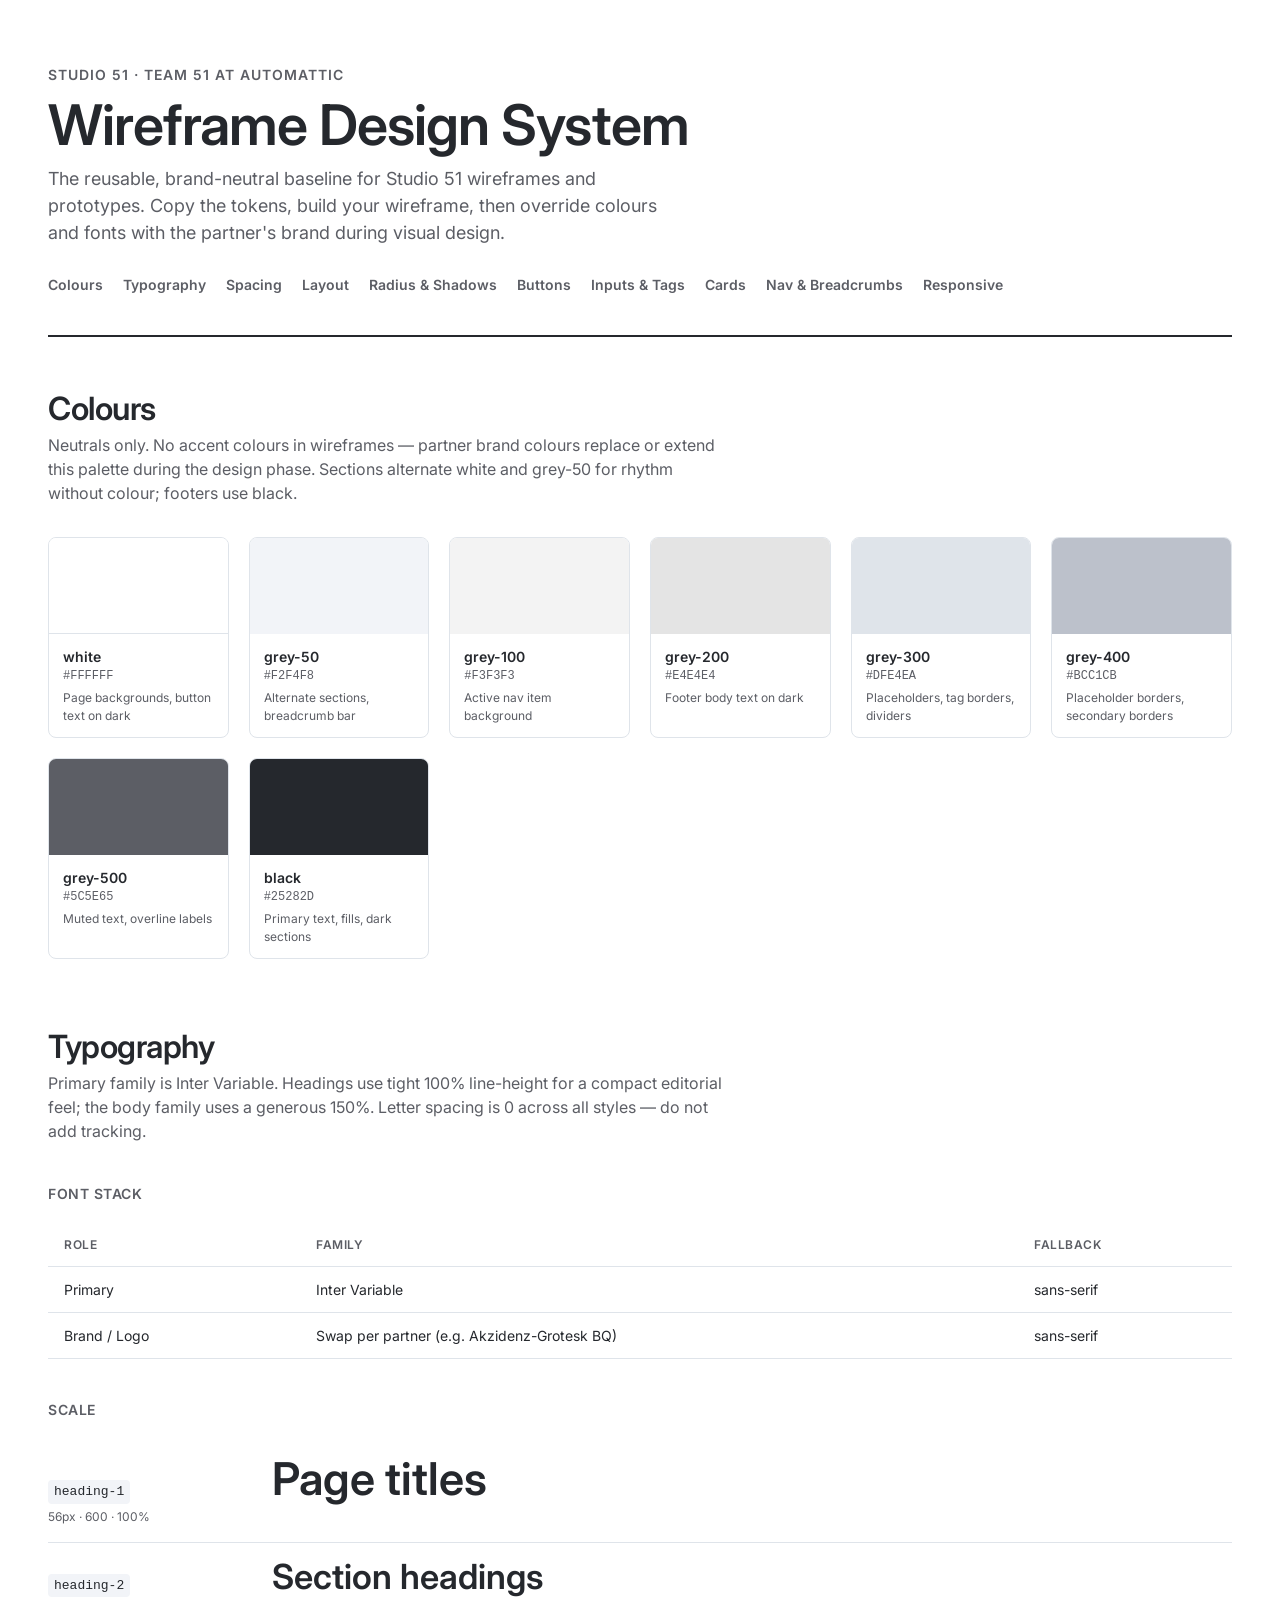
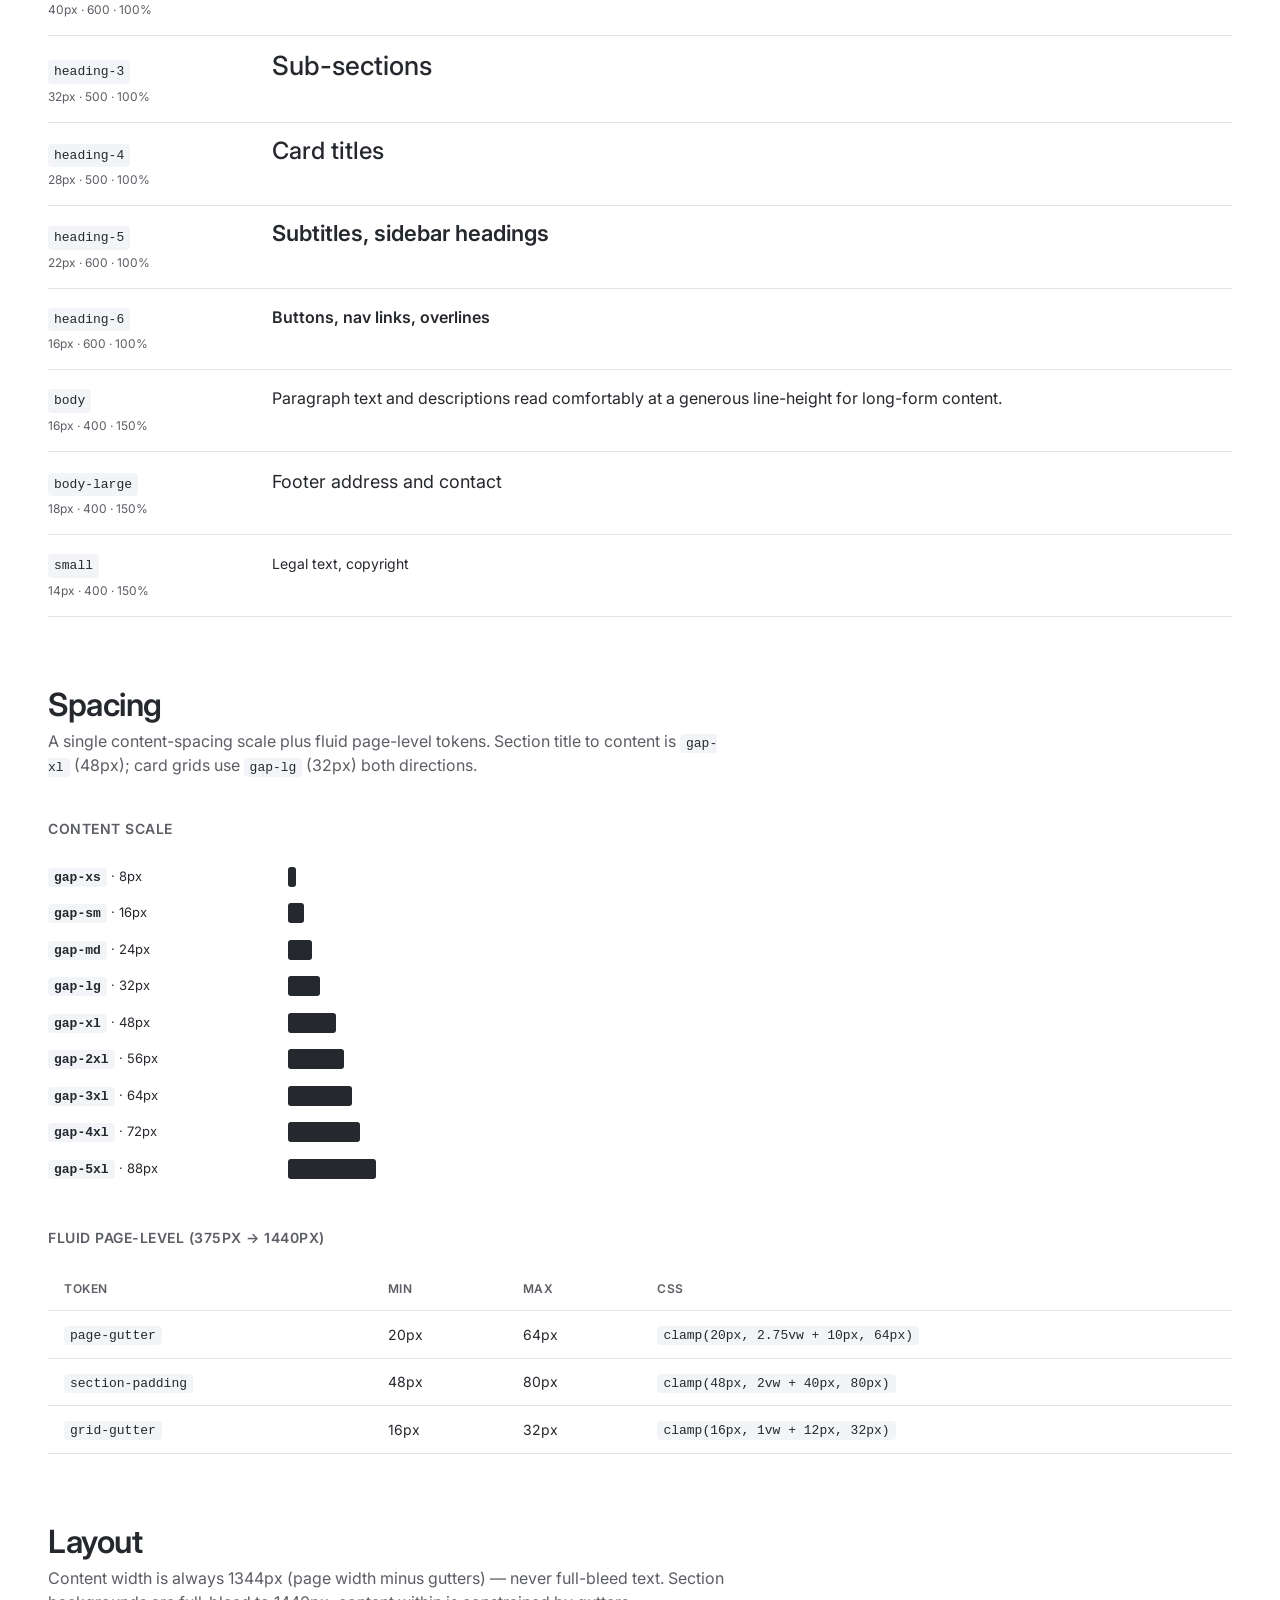
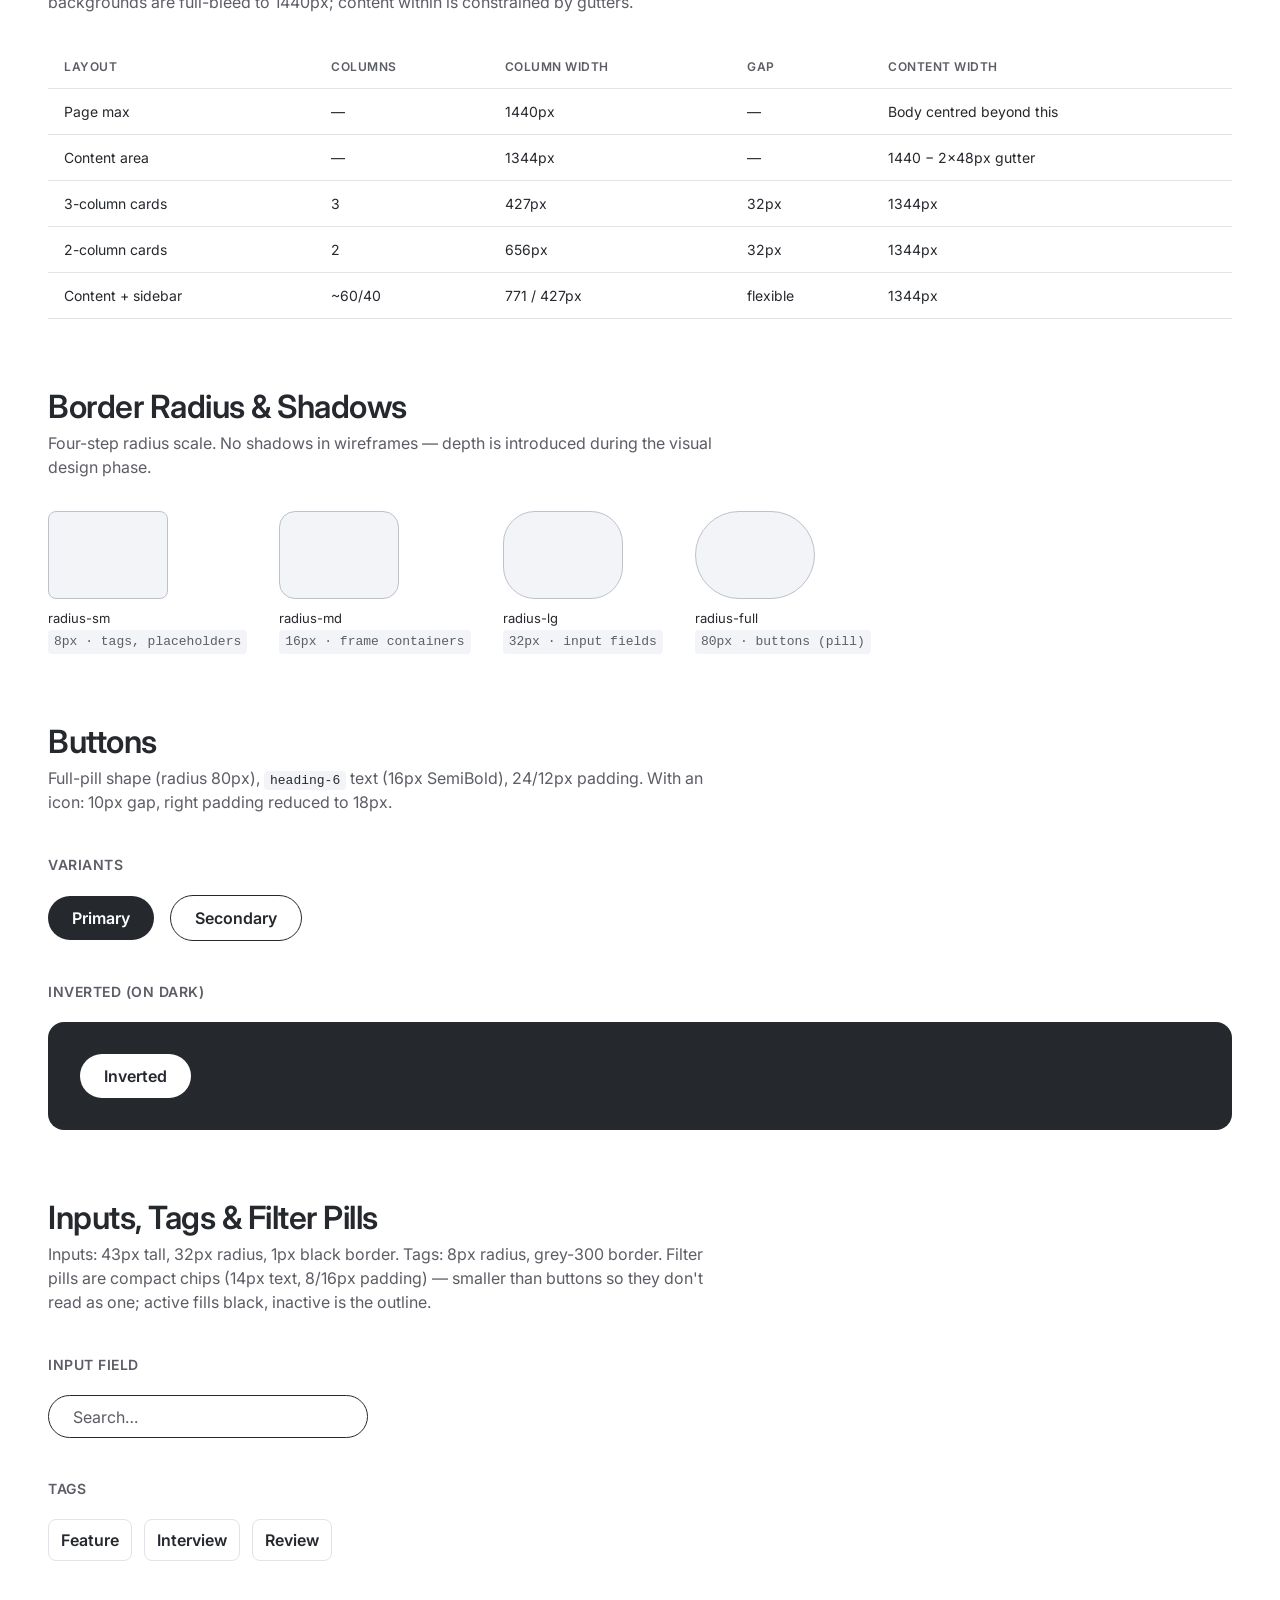
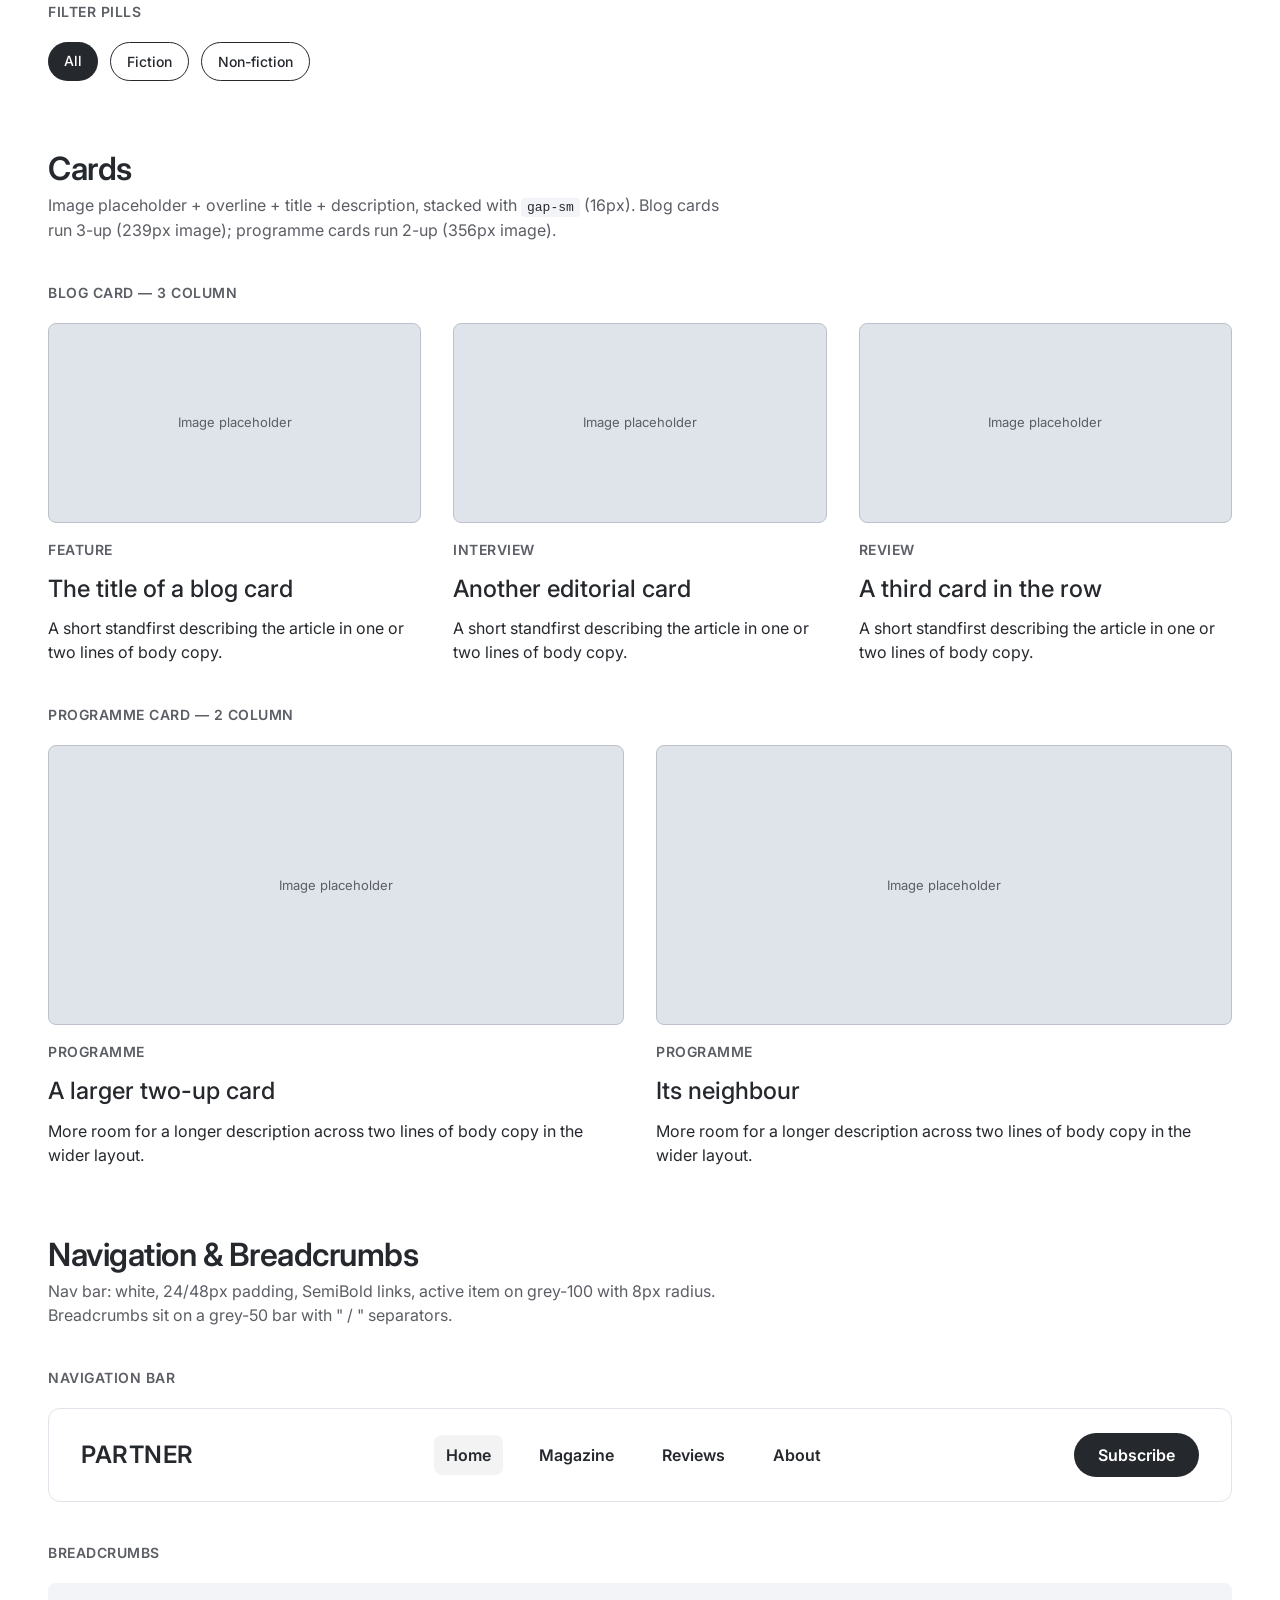
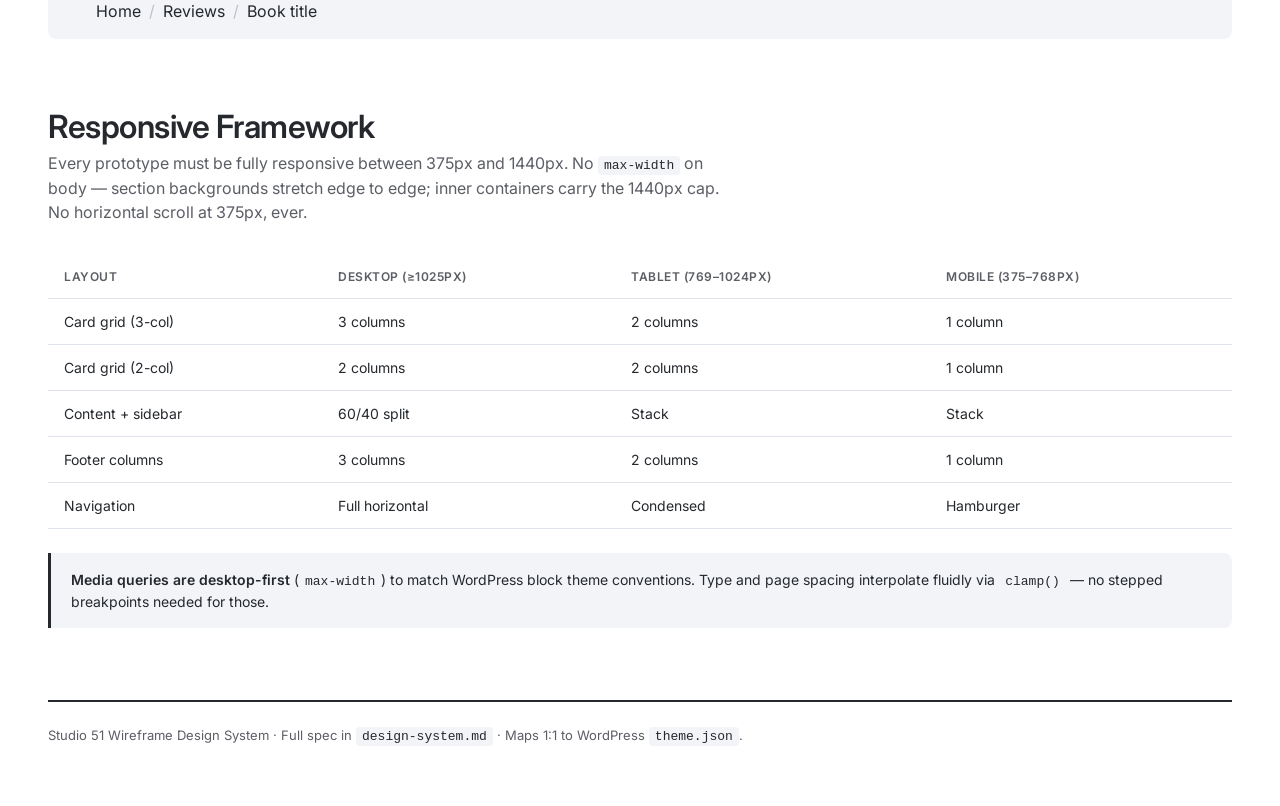
<file: index.html>
<!DOCTYPE html>
<html lang="en">
<head>
  <meta charset="UTF-8">
  <meta http-equiv="refresh" content="0; url=styleguide.html">
  <link rel="canonical" href="styleguide.html">
  <title>Studio 51 — Wireframe Design System</title>
</head>
<body>
  <p>Redirecting to the <a href="styleguide.html">Studio 51 Wireframe Design System styleguide</a>…</p>
</body>
</html>
</file>
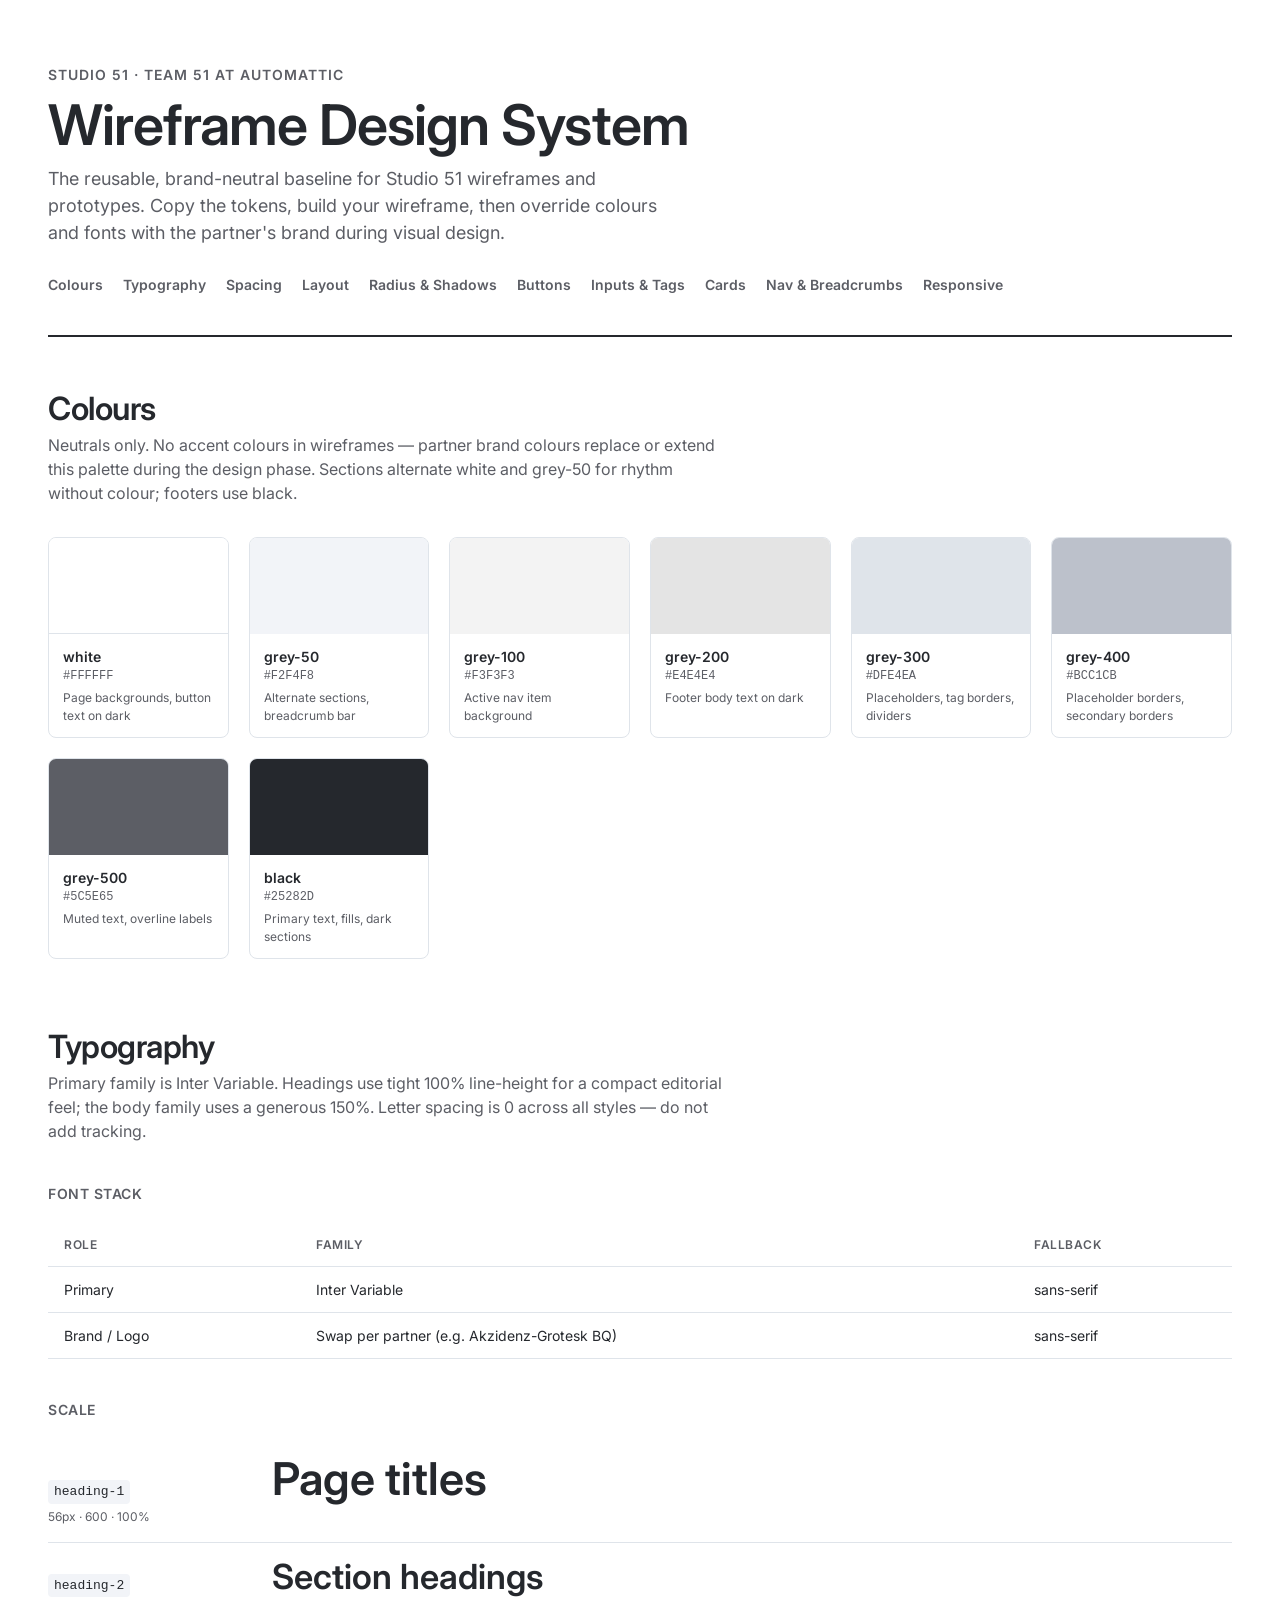
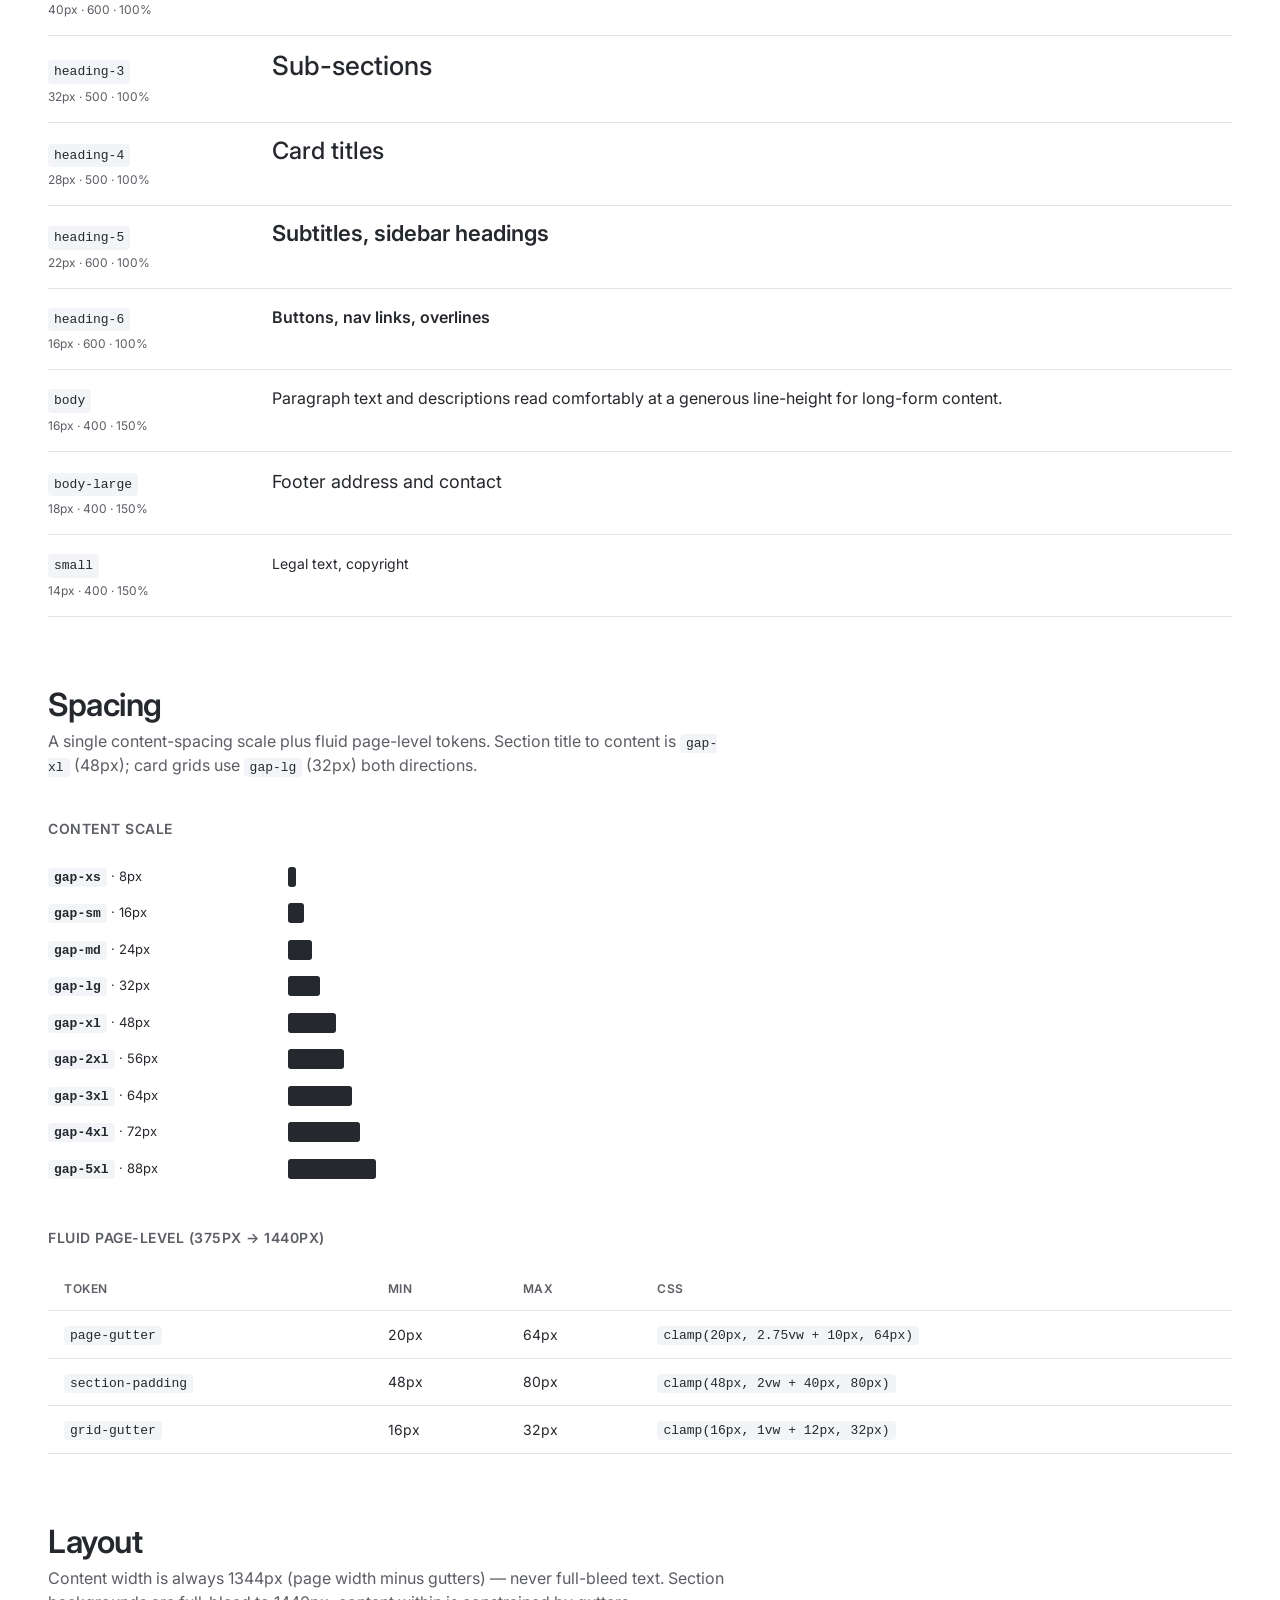
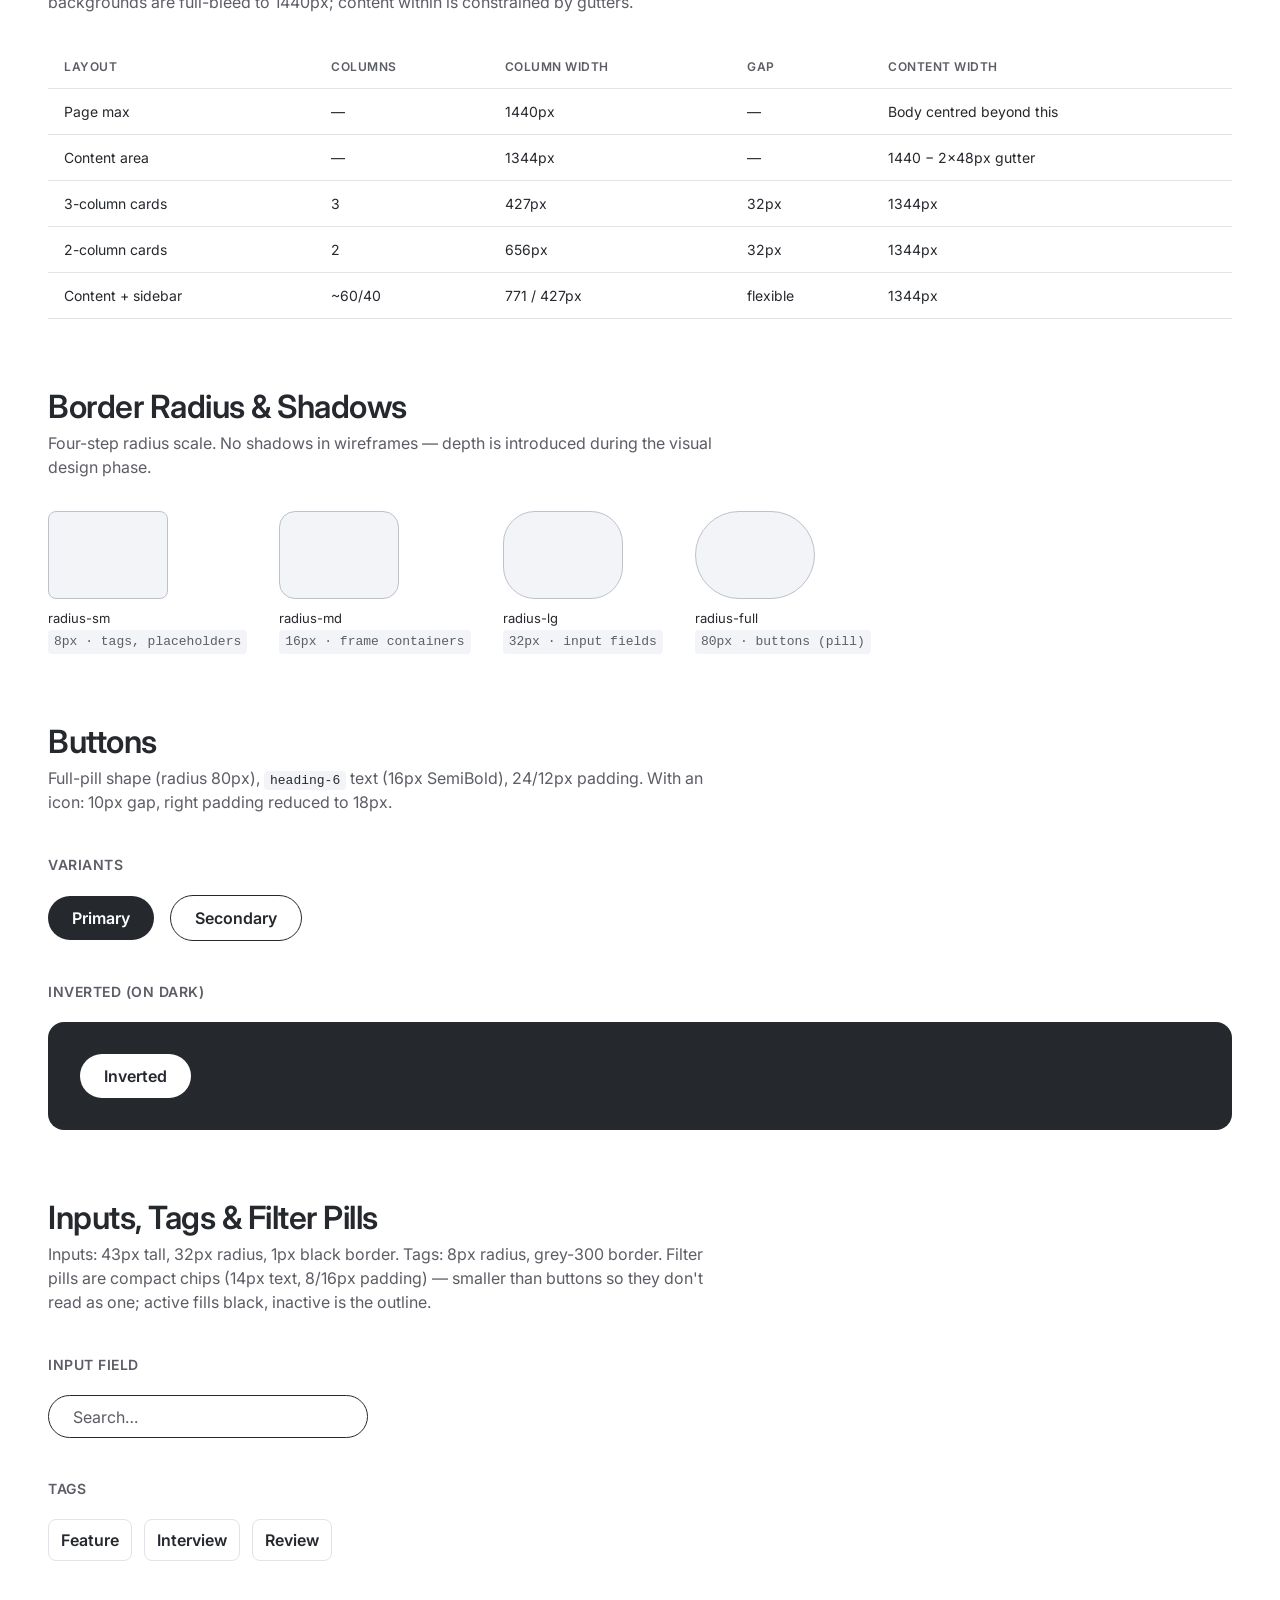
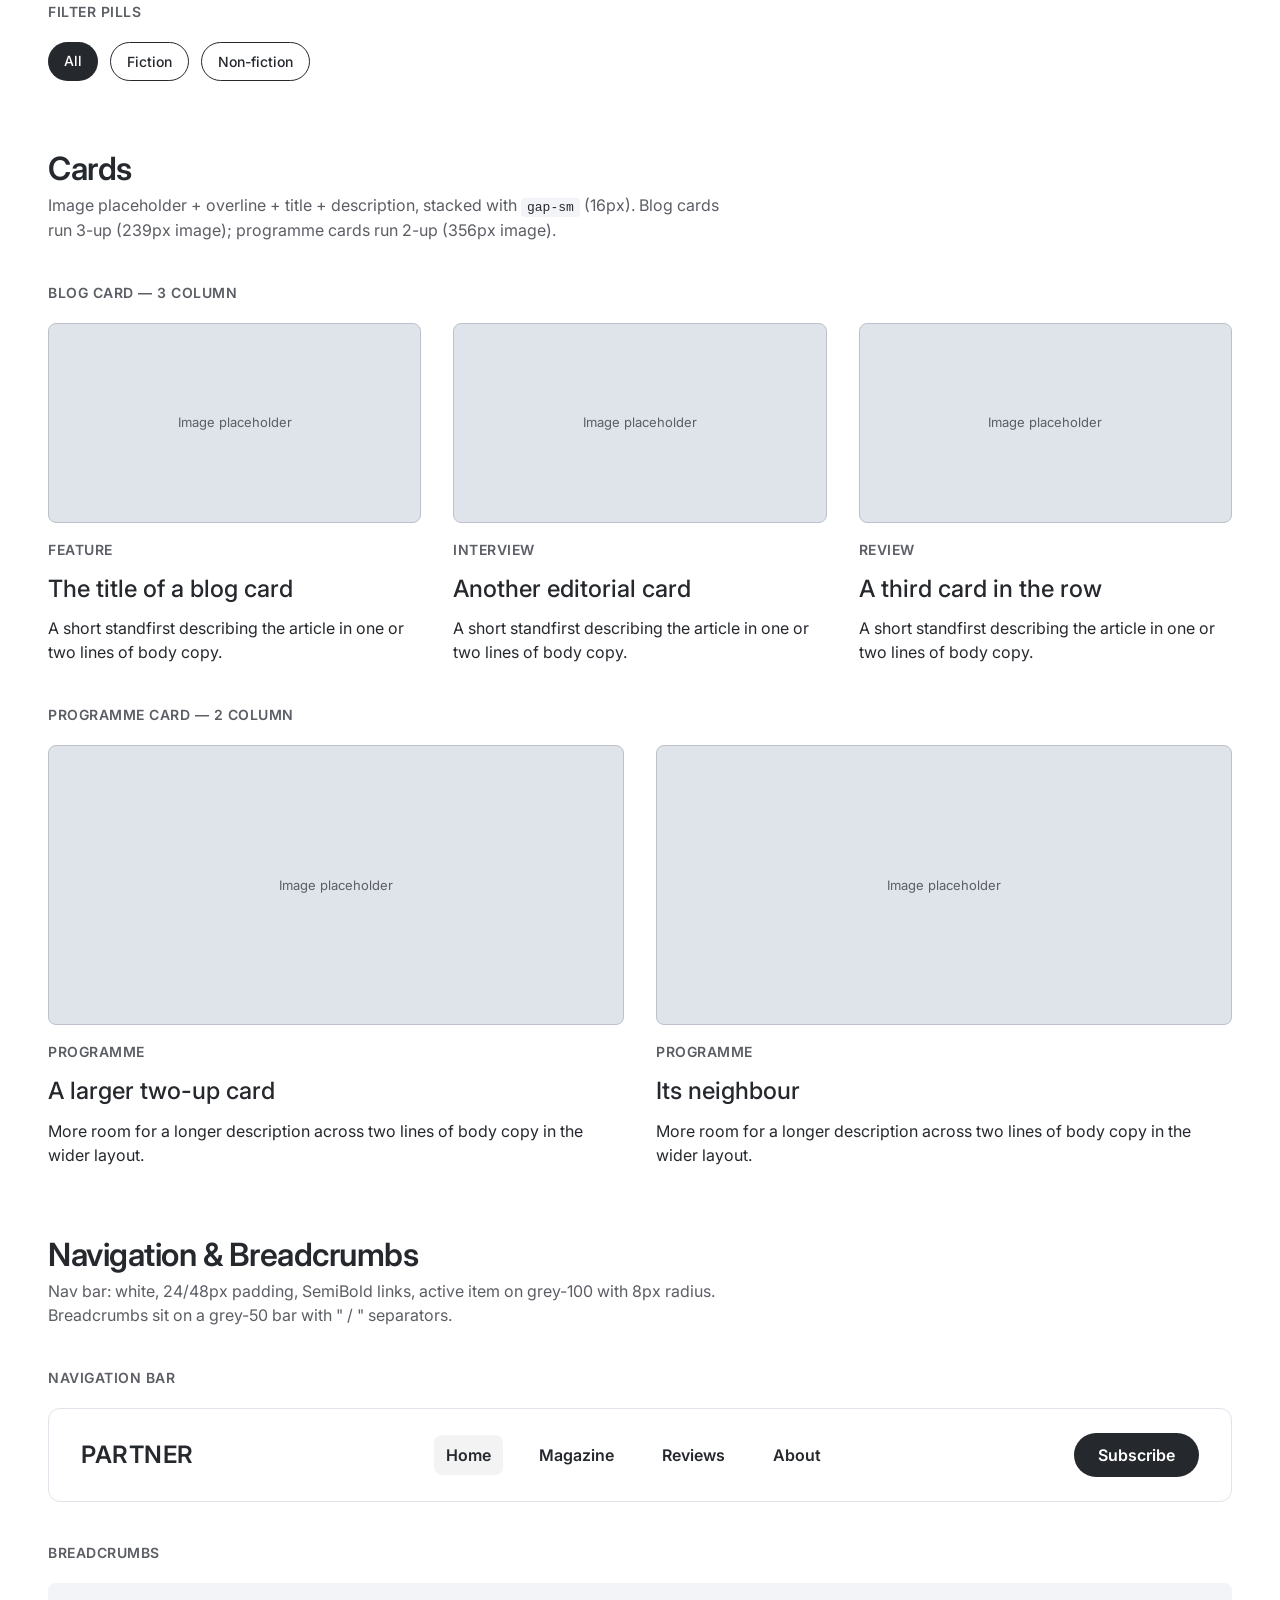
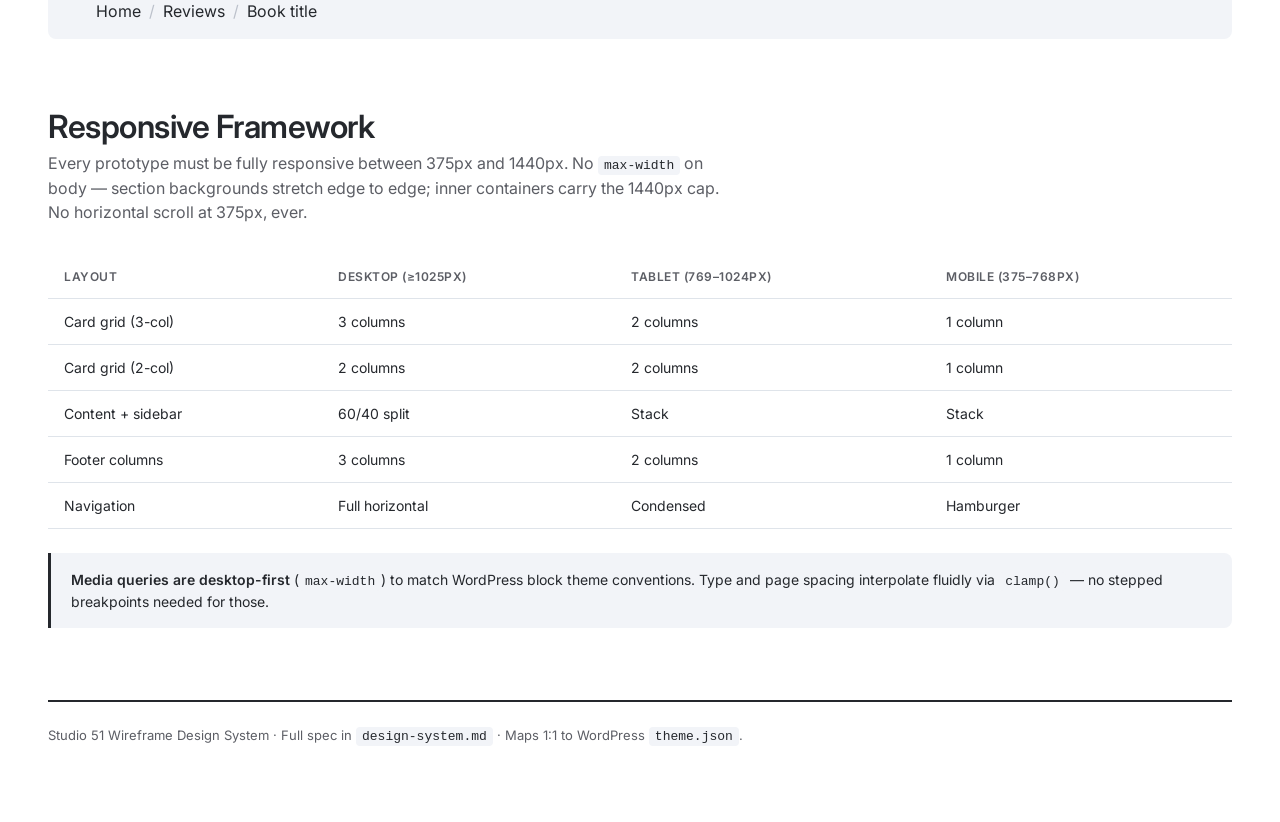
<file: styleguide.html>
<!DOCTYPE html>
<html lang="en">
<head>
  <meta charset="UTF-8">
  <meta name="viewport" content="width=device-width, initial-scale=1.0">
  <title>Studio 51 — Wireframe Design System</title>
  <link rel="preconnect" href="https://fonts.googleapis.com">
  <link rel="preconnect" href="https://fonts.gstatic.com" crossorigin>
  <link href="https://fonts.googleapis.com/css2?family=Inter:wght@400;500;600&display=swap" rel="stylesheet">
  <link rel="stylesheet" href="tokens.css">
  <style>
    *, *::before, *::after { box-sizing: border-box; margin: 0; padding: 0; }
    html { font-size: 16px; -webkit-font-smoothing: antialiased; -moz-osx-font-smoothing: grayscale; scroll-behavior: smooth; }
    body { font-family: var(--font-sans); color: var(--black); background: var(--white); line-height: 1.5; }

    .sg-page { max-width: 1280px; margin: 0 auto; padding: 64px 48px 96px; }

    .sg-header { padding-bottom: 40px; margin-bottom: 56px; border-bottom: 2px solid var(--black); }
    .sg-header .eyebrow { font-size: 14px; font-weight: 600; text-transform: uppercase; letter-spacing: 1px; color: var(--grey-500); margin-bottom: 12px; }
    .sg-header h1 { font-size: 56px; font-weight: 600; line-height: 1; letter-spacing: -1px; margin-bottom: 12px; }
    .sg-header p { font-size: 18px; color: var(--grey-500); max-width: 640px; }

    .sg-nav { display: flex; flex-wrap: wrap; gap: 8px 20px; margin-top: 28px; }
    .sg-nav a { font-size: 14px; font-weight: 600; color: var(--grey-500); }
    .sg-nav a:hover { color: var(--black); }

    .sg-section { margin-bottom: 72px; scroll-margin-top: 24px; }
    .sg-section-title { font-size: 32px; font-weight: 600; line-height: 1; letter-spacing: -0.5px; margin-bottom: 8px; }
    .sg-section-desc { font-size: 16px; color: var(--grey-500); margin-bottom: 32px; max-width: 680px; }
    .sg-sub { margin: 40px 0 20px; font-size: 14px; font-weight: 600; text-transform: uppercase; letter-spacing: 0.5px; color: var(--grey-500); }

    a { color: inherit; text-decoration: none; }
    ul { list-style: none; }
    code { font-family: var(--font-mono); font-size: 13px; background: var(--grey-50); padding: 2px 6px; border-radius: 4px; color: var(--black); }

    /* Tables */
    table { width: 100%; border-collapse: collapse; font-size: 14px; }
    th, td { text-align: left; padding: 12px 16px; border-bottom: 1px solid var(--grey-300); vertical-align: middle; }
    th { font-size: 12px; text-transform: uppercase; letter-spacing: 0.5px; color: var(--grey-500); font-weight: 600; }
    td code { white-space: nowrap; }

    /* Colour swatches */
    .swatch-grid { display: grid; grid-template-columns: repeat(auto-fill, minmax(180px, 1fr)); gap: 20px; }
    .swatch { border: 1px solid var(--grey-300); border-radius: 8px; overflow: hidden; }
    .swatch .chip { height: 96px; }
    .swatch .meta { padding: 12px 14px; }
    .swatch .meta .name { font-weight: 600; font-size: 14px; }
    .swatch .meta .hex { font-family: var(--font-mono); font-size: 12px; color: var(--grey-500); text-transform: uppercase; }
    .swatch .meta .use { font-size: 12px; color: var(--grey-500); margin-top: 4px; }

    /* Type specimens */
    .type-row { display: flex; align-items: baseline; gap: 24px; padding: 16px 0; border-bottom: 1px solid var(--grey-300); }
    .type-row .label { flex: 0 0 200px; }
    .type-row .label code { display: inline-block; margin-bottom: 4px; }
    .type-row .label .specs { font-size: 12px; color: var(--grey-500); }
    .type-row .specimen { line-height: 1; }
    .type-row .specimen.t-body,
    .type-row .specimen.t-body-lg,
    .type-row .specimen.t-small { line-height: 1.5; }
    .t-h1 { font-size: var(--heading-1); font-weight: 600; }
    .t-h2 { font-size: var(--heading-2); font-weight: 600; }
    .t-h3 { font-size: var(--heading-3); font-weight: 500; }
    .t-h4 { font-size: var(--heading-4); font-weight: 500; }
    .t-h5 { font-size: var(--heading-5); font-weight: 600; }
    .t-h6 { font-size: var(--heading-6); font-weight: 600; }
    .t-body { font-size: var(--body); font-weight: 400; line-height: 1.5; }
    .t-body-lg { font-size: var(--body-large); font-weight: 400; }
    .t-small { font-size: var(--small); font-weight: 400; }

    /* Spacing bars */
    .space-row { display: flex; align-items: center; gap: 20px; padding: 8px 0; }
    .space-row .label { flex: 0 0 220px; font-size: 13px; }
    .space-row .label code { font-weight: 600; }
    .space-row .bar { height: 20px; background: var(--black); border-radius: 3px; }

    /* Radius demo */
    .radius-grid { display: flex; flex-wrap: wrap; gap: 32px; }
    .radius-demo { text-align: left; }
    .radius-demo .box { width: 120px; height: 88px; background: var(--grey-50); border: 1px solid var(--grey-400); }
    .radius-demo .cap { margin-top: 10px; font-size: 13px; }
    .radius-demo .cap code { display: block; color: var(--grey-500); margin-top: 2px; }

    /* Buttons */
    .btn { display: inline-flex; align-items: center; gap: 10px; font-family: var(--font-sans); font-size: 16px; font-weight: 600; padding: 12px 24px; border-radius: var(--radius-full); border: none; cursor: pointer; transition: opacity .15s ease; }
    .btn:hover { opacity: .85; }
    .btn-primary { background: var(--black); color: var(--white); }
    .btn-secondary { background: transparent; color: var(--black); border: 1px solid var(--black); }
    .btn-inverted { background: var(--white); color: var(--black); }
    .btn-row { display: flex; flex-wrap: wrap; gap: 16px; align-items: center; }
    .on-dark { background: var(--black); padding: 32px; border-radius: 16px; }

    /* Inputs */
    .field { height: 43px; border: 1px solid var(--black); border-radius: var(--radius-lg); padding: 4px 24px; font-family: var(--font-sans); font-size: 16px; width: 320px; max-width: 100%; }
    .field::placeholder { color: var(--grey-500); }

    /* Tags */
    .tag { display: inline-block; background: var(--white); border: 1px solid var(--grey-300); border-radius: var(--radius-sm); padding: 8px 12px; font-size: 16px; font-weight: 600; }
    .tag-row { display: flex; flex-wrap: wrap; gap: 12px; }
    .pill { display: inline-block; padding: 8px 16px; border-radius: var(--radius-full); font-size: var(--small); font-weight: 500; }
    .pill-active { background: var(--black); color: var(--white); }
    .pill-inactive { background: transparent; color: var(--black); border: 1px solid var(--black); }

    /* Cards */
    .card-grid { display: grid; gap: 32px; }
    .card-grid.three { grid-template-columns: repeat(3, 1fr); }
    .card-grid.two { grid-template-columns: repeat(2, 1fr); }
    .card { display: flex; flex-direction: column; gap: 16px; }
    .card .ph { width: 100%; background: var(--grey-300); border: 1px solid var(--grey-400); border-radius: var(--radius-sm); display: flex; align-items: center; justify-content: center; color: var(--grey-500); font-size: 13px; }
    .card.blog .ph { height: 200px; }
    .card.programme .ph { height: 280px; }
    .card h4 { font-size: var(--heading-4); font-weight: 500; line-height: 1.05; }
    .card p { font-size: var(--body); line-height: 1.5; color: var(--black); }
    .card .over { font-size: 14px; font-weight: 600; text-transform: uppercase; letter-spacing: 0.5px; color: var(--grey-500); }

    /* Breadcrumb + nav */
    .breadcrumb { background: var(--grey-50); padding: 16px 48px; font-size: 16px; border-radius: 8px; }
    .breadcrumb .sep { color: var(--grey-400); margin: 0 4px; }
    .navbar { display: flex; align-items: center; justify-content: space-between; background: var(--white); border: 1px solid var(--grey-300); border-radius: 12px; padding: 24px 32px; gap: 24px; flex-wrap: wrap; }
    .navbar .logo { font-family: var(--font-brand); font-weight: 600; font-size: 24px; text-transform: uppercase; letter-spacing: 0.5px; }
    .navbar .links { display: flex; gap: 24px; }
    .navbar .links a { font-size: 16px; font-weight: 600; padding: 8px 12px; border-radius: 8px; }
    .navbar .links a.active { background: var(--grey-100); }

    .callout { background: var(--grey-50); border-left: 3px solid var(--black); border-radius: 0 8px 8px 0; padding: 16px 20px; font-size: 14px; color: var(--black); }
    .callout strong { font-weight: 600; }

    @media (max-width: 900px) {
      .card-grid.three { grid-template-columns: repeat(2, 1fr); }
    }
    @media (max-width: 768px) {
      .sg-page { padding: 40px 20px 64px; }
      .sg-header h1 { font-size: 40px; }
      .type-row { flex-direction: column; gap: 8px; }
      .type-row .label { flex: none; }
      .card-grid.three, .card-grid.two { grid-template-columns: 1fr; }
      .space-row { flex-wrap: wrap; }
      .space-row .label { flex: 0 0 100%; }
    }
  </style>
</head>
<body>
<div class="sg-page">

  <header class="sg-header">
    <div class="eyebrow">Studio 51 · Team 51 at Automattic</div>
    <h1>Wireframe Design System</h1>
    <p>The reusable, brand-neutral baseline for Studio 51 wireframes and prototypes. Copy the tokens, build your wireframe, then override colours and fonts with the partner's brand during visual design.</p>
    <nav class="sg-nav">
      <a href="#colours">Colours</a>
      <a href="#typography">Typography</a>
      <a href="#spacing">Spacing</a>
      <a href="#layout">Layout</a>
      <a href="#radius">Radius &amp; Shadows</a>
      <a href="#buttons">Buttons</a>
      <a href="#inputs">Inputs &amp; Tags</a>
      <a href="#cards">Cards</a>
      <a href="#nav">Nav &amp; Breadcrumbs</a>
      <a href="#responsive">Responsive</a>
    </nav>
  </header>

  <!-- COLOURS -->
  <section class="sg-section" id="colours">
    <h2 class="sg-section-title">Colours</h2>
    <p class="sg-section-desc">Neutrals only. No accent colours in wireframes — partner brand colours replace or extend this palette during the design phase. Sections alternate white and grey-50 for rhythm without colour; footers use black.</p>
    <div class="swatch-grid">
      <div class="swatch"><div class="chip" style="background:#FFFFFF; border-bottom:1px solid var(--grey-300);"></div><div class="meta"><div class="name">white</div><div class="hex">#FFFFFF</div><div class="use">Page backgrounds, button text on dark</div></div></div>
      <div class="swatch"><div class="chip" style="background:#F2F4F8;"></div><div class="meta"><div class="name">grey-50</div><div class="hex">#F2F4F8</div><div class="use">Alternate sections, breadcrumb bar</div></div></div>
      <div class="swatch"><div class="chip" style="background:#F3F3F3;"></div><div class="meta"><div class="name">grey-100</div><div class="hex">#F3F3F3</div><div class="use">Active nav item background</div></div></div>
      <div class="swatch"><div class="chip" style="background:#E4E4E4;"></div><div class="meta"><div class="name">grey-200</div><div class="hex">#E4E4E4</div><div class="use">Footer body text on dark</div></div></div>
      <div class="swatch"><div class="chip" style="background:#DFE4EA;"></div><div class="meta"><div class="name">grey-300</div><div class="hex">#DFE4EA</div><div class="use">Placeholders, tag borders, dividers</div></div></div>
      <div class="swatch"><div class="chip" style="background:#BCC1CB;"></div><div class="meta"><div class="name">grey-400</div><div class="hex">#BCC1CB</div><div class="use">Placeholder borders, secondary borders</div></div></div>
      <div class="swatch"><div class="chip" style="background:#5C5E65;"></div><div class="meta"><div class="name">grey-500</div><div class="hex">#5C5E65</div><div class="use">Muted text, overline labels</div></div></div>
      <div class="swatch"><div class="chip" style="background:#25282D;"></div><div class="meta"><div class="name">black</div><div class="hex">#25282D</div><div class="use">Primary text, fills, dark sections</div></div></div>
    </div>
  </section>

  <!-- TYPOGRAPHY -->
  <section class="sg-section" id="typography">
    <h2 class="sg-section-title">Typography</h2>
    <p class="sg-section-desc">Primary family is Inter Variable. Headings use tight 100% line-height for a compact editorial feel; the body family uses a generous 150%. Letter spacing is 0 across all styles — do not add tracking.</p>

    <div class="sg-sub">Font stack</div>
    <table>
      <thead><tr><th>Role</th><th>Family</th><th>Fallback</th></tr></thead>
      <tbody>
        <tr><td>Primary</td><td>Inter Variable</td><td>sans-serif</td></tr>
        <tr><td>Brand / Logo</td><td>Swap per partner (e.g. Akzidenz-Grotesk BQ)</td><td>sans-serif</td></tr>
      </tbody>
    </table>

    <div class="sg-sub">Scale</div>
    <div class="type-row"><div class="label"><code>heading-1</code><div class="specs">56px · 600 · 100%</div></div><div class="specimen t-h1">Page titles</div></div>
    <div class="type-row"><div class="label"><code>heading-2</code><div class="specs">40px · 600 · 100%</div></div><div class="specimen t-h2">Section headings</div></div>
    <div class="type-row"><div class="label"><code>heading-3</code><div class="specs">32px · 500 · 100%</div></div><div class="specimen t-h3">Sub-sections</div></div>
    <div class="type-row"><div class="label"><code>heading-4</code><div class="specs">28px · 500 · 100%</div></div><div class="specimen t-h4">Card titles</div></div>
    <div class="type-row"><div class="label"><code>heading-5</code><div class="specs">22px · 600 · 100%</div></div><div class="specimen t-h5">Subtitles, sidebar headings</div></div>
    <div class="type-row"><div class="label"><code>heading-6</code><div class="specs">16px · 600 · 100%</div></div><div class="specimen t-h6">Buttons, nav links, overlines</div></div>
    <div class="type-row"><div class="label"><code>body</code><div class="specs">16px · 400 · 150%</div></div><div class="specimen t-body">Paragraph text and descriptions read comfortably at a generous line-height for long-form content.</div></div>
    <div class="type-row"><div class="label"><code>body-large</code><div class="specs">18px · 400 · 150%</div></div><div class="specimen t-body-lg">Footer address and contact</div></div>
    <div class="type-row"><div class="label"><code>small</code><div class="specs">14px · 400 · 150%</div></div><div class="specimen t-small">Legal text, copyright</div></div>
  </section>

  <!-- SPACING -->
  <section class="sg-section" id="spacing">
    <h2 class="sg-section-title">Spacing</h2>
    <p class="sg-section-desc">A single content-spacing scale plus fluid page-level tokens. Section title to content is <code>gap-xl</code> (48px); card grids use <code>gap-lg</code> (32px) both directions.</p>

    <div class="sg-sub">Content scale</div>
    <div class="space-row"><div class="label"><code>gap-xs</code> · 8px</div><div class="bar" style="width:8px;"></div></div>
    <div class="space-row"><div class="label"><code>gap-sm</code> · 16px</div><div class="bar" style="width:16px;"></div></div>
    <div class="space-row"><div class="label"><code>gap-md</code> · 24px</div><div class="bar" style="width:24px;"></div></div>
    <div class="space-row"><div class="label"><code>gap-lg</code> · 32px</div><div class="bar" style="width:32px;"></div></div>
    <div class="space-row"><div class="label"><code>gap-xl</code> · 48px</div><div class="bar" style="width:48px;"></div></div>
    <div class="space-row"><div class="label"><code>gap-2xl</code> · 56px</div><div class="bar" style="width:56px;"></div></div>
    <div class="space-row"><div class="label"><code>gap-3xl</code> · 64px</div><div class="bar" style="width:64px;"></div></div>
    <div class="space-row"><div class="label"><code>gap-4xl</code> · 72px</div><div class="bar" style="width:72px;"></div></div>
    <div class="space-row"><div class="label"><code>gap-5xl</code> · 88px</div><div class="bar" style="width:88px;"></div></div>

    <div class="sg-sub">Fluid page-level (375px → 1440px)</div>
    <table>
      <thead><tr><th>Token</th><th>Min</th><th>Max</th><th>CSS</th></tr></thead>
      <tbody>
        <tr><td><code>page-gutter</code></td><td>20px</td><td>64px</td><td><code>clamp(20px, 2.75vw + 10px, 64px)</code></td></tr>
        <tr><td><code>section-padding</code></td><td>48px</td><td>80px</td><td><code>clamp(48px, 2vw + 40px, 80px)</code></td></tr>
        <tr><td><code>grid-gutter</code></td><td>16px</td><td>32px</td><td><code>clamp(16px, 1vw + 12px, 32px)</code></td></tr>
      </tbody>
    </table>
  </section>

  <!-- LAYOUT -->
  <section class="sg-section" id="layout">
    <h2 class="sg-section-title">Layout</h2>
    <p class="sg-section-desc">Content width is always 1344px (page width minus gutters) — never full-bleed text. Section backgrounds are full-bleed to 1440px; content within is constrained by gutters.</p>
    <table>
      <thead><tr><th>Layout</th><th>Columns</th><th>Column width</th><th>Gap</th><th>Content width</th></tr></thead>
      <tbody>
        <tr><td>Page max</td><td>—</td><td>1440px</td><td>—</td><td>Body centred beyond this</td></tr>
        <tr><td>Content area</td><td>—</td><td>1344px</td><td>—</td><td>1440 − 2×48px gutter</td></tr>
        <tr><td>3-column cards</td><td>3</td><td>427px</td><td>32px</td><td>1344px</td></tr>
        <tr><td>2-column cards</td><td>2</td><td>656px</td><td>32px</td><td>1344px</td></tr>
        <tr><td>Content + sidebar</td><td>~60/40</td><td>771 / 427px</td><td>flexible</td><td>1344px</td></tr>
      </tbody>
    </table>
  </section>

  <!-- RADIUS -->
  <section class="sg-section" id="radius">
    <h2 class="sg-section-title">Border Radius &amp; Shadows</h2>
    <p class="sg-section-desc">Four-step radius scale. No shadows in wireframes — depth is introduced during the visual design phase.</p>
    <div class="radius-grid">
      <div class="radius-demo"><div class="box" style="border-radius:8px;"></div><div class="cap">radius-sm<code>8px · tags, placeholders</code></div></div>
      <div class="radius-demo"><div class="box" style="border-radius:16px;"></div><div class="cap">radius-md<code>16px · frame containers</code></div></div>
      <div class="radius-demo"><div class="box" style="border-radius:32px;"></div><div class="cap">radius-lg<code>32px · input fields</code></div></div>
      <div class="radius-demo"><div class="box" style="border-radius:80px;"></div><div class="cap">radius-full<code>80px · buttons (pill)</code></div></div>
    </div>
  </section>

  <!-- BUTTONS -->
  <section class="sg-section" id="buttons">
    <h2 class="sg-section-title">Buttons</h2>
    <p class="sg-section-desc">Full-pill shape (radius 80px), <code>heading-6</code> text (16px SemiBold), 24/12px padding. With an icon: 10px gap, right padding reduced to 18px.</p>
    <div class="sg-sub">Variants</div>
    <div class="btn-row">
      <button class="btn btn-primary">Primary</button>
      <button class="btn btn-secondary">Secondary</button>
    </div>
    <div class="sg-sub">Inverted (on dark)</div>
    <div class="on-dark"><div class="btn-row"><button class="btn btn-inverted">Inverted</button></div></div>
  </section>

  <!-- INPUTS & TAGS -->
  <section class="sg-section" id="inputs">
    <h2 class="sg-section-title">Inputs, Tags &amp; Filter Pills</h2>
    <p class="sg-section-desc">Inputs: 43px tall, 32px radius, 1px black border. Tags: 8px radius, grey-300 border. Filter pills are compact chips (14px text, 8/16px padding) — smaller than buttons so they don't read as one; active fills black, inactive is the outline.</p>

    <div class="sg-sub">Input field</div>
    <input class="field" type="text" placeholder="Search…">

    <div class="sg-sub">Tags</div>
    <div class="tag-row">
      <span class="tag">Feature</span>
      <span class="tag">Interview</span>
      <span class="tag">Review</span>
    </div>

    <div class="sg-sub">Filter pills</div>
    <div class="tag-row">
      <span class="pill pill-active">All</span>
      <span class="pill pill-inactive">Fiction</span>
      <span class="pill pill-inactive">Non-fiction</span>
    </div>
  </section>

  <!-- CARDS -->
  <section class="sg-section" id="cards">
    <h2 class="sg-section-title">Cards</h2>
    <p class="sg-section-desc">Image placeholder + overline + title + description, stacked with <code>gap-sm</code> (16px). Blog cards run 3-up (239px image); programme cards run 2-up (356px image).</p>

    <div class="sg-sub">Blog card — 3 column</div>
    <div class="card-grid three">
      <article class="card blog"><div class="ph">Image placeholder</div><div class="over">Feature</div><h4>The title of a blog card</h4><p>A short standfirst describing the article in one or two lines of body copy.</p></article>
      <article class="card blog"><div class="ph">Image placeholder</div><div class="over">Interview</div><h4>Another editorial card</h4><p>A short standfirst describing the article in one or two lines of body copy.</p></article>
      <article class="card blog"><div class="ph">Image placeholder</div><div class="over">Review</div><h4>A third card in the row</h4><p>A short standfirst describing the article in one or two lines of body copy.</p></article>
    </div>

    <div class="sg-sub">Programme card — 2 column</div>
    <div class="card-grid two">
      <article class="card programme"><div class="ph">Image placeholder</div><div class="over">Programme</div><h4>A larger two-up card</h4><p>More room for a longer description across two lines of body copy in the wider layout.</p></article>
      <article class="card programme"><div class="ph">Image placeholder</div><div class="over">Programme</div><h4>Its neighbour</h4><p>More room for a longer description across two lines of body copy in the wider layout.</p></article>
    </div>
  </section>

  <!-- NAV -->
  <section class="sg-section" id="nav">
    <h2 class="sg-section-title">Navigation &amp; Breadcrumbs</h2>
    <p class="sg-section-desc">Nav bar: white, 24/48px padding, SemiBold links, active item on grey-100 with 8px radius. Breadcrumbs sit on a grey-50 bar with " / " separators.</p>

    <div class="sg-sub">Navigation bar</div>
    <div class="navbar">
      <div class="logo">Partner</div>
      <div class="links">
        <a href="#" class="active">Home</a>
        <a href="#">Magazine</a>
        <a href="#">Reviews</a>
        <a href="#">About</a>
      </div>
      <button class="btn btn-primary">Subscribe</button>
    </div>

    <div class="sg-sub">Breadcrumbs</div>
    <div class="breadcrumb">Home <span class="sep">/</span> Reviews <span class="sep">/</span> Book title</div>
  </section>

  <!-- RESPONSIVE -->
  <section class="sg-section" id="responsive">
    <h2 class="sg-section-title">Responsive Framework</h2>
    <p class="sg-section-desc">Every prototype must be fully responsive between 375px and 1440px. No <code>max-width</code> on body — section backgrounds stretch edge to edge; inner containers carry the 1440px cap. No horizontal scroll at 375px, ever.</p>
    <table>
      <thead><tr><th>Layout</th><th>Desktop (≥1025px)</th><th>Tablet (769–1024px)</th><th>Mobile (375–768px)</th></tr></thead>
      <tbody>
        <tr><td>Card grid (3-col)</td><td>3 columns</td><td>2 columns</td><td>1 column</td></tr>
        <tr><td>Card grid (2-col)</td><td>2 columns</td><td>2 columns</td><td>1 column</td></tr>
        <tr><td>Content + sidebar</td><td>60/40 split</td><td>Stack</td><td>Stack</td></tr>
        <tr><td>Footer columns</td><td>3 columns</td><td>2 columns</td><td>1 column</td></tr>
        <tr><td>Navigation</td><td>Full horizontal</td><td>Condensed</td><td>Hamburger</td></tr>
      </tbody>
    </table>
    <div class="callout" style="margin-top:24px;"><strong>Media queries are desktop-first</strong> (<code>max-width</code>) to match WordPress block theme conventions. Type and page spacing interpolate fluidly via <code>clamp()</code> — no stepped breakpoints needed for those.</div>
  </section>

  <footer style="border-top:2px solid var(--black); padding-top:24px; font-size:13px; color:var(--grey-500);">
    Studio 51 Wireframe Design System · Full spec in <code>design-system.md</code> · Maps 1:1 to WordPress <code>theme.json</code>.
  </footer>

</div>
</body>
</html>
</file>
<file: tokens.css>
/* ============================================================
   Studio 51 — Wireframe Design System
   Brand-neutral token layer.

   Drop this into any wireframe/prototype and build on top.
   Override the colour and font tokens with a partner's brand
   during the visual design phase; keep the spacing, radius,
   and responsive scales unless there's a strong reason not to.

   Every token here maps cleanly to WordPress theme.json:
   typography presets, colour palette, spacing scale, layout widths.
   ============================================================ */

:root {
  /* ---- Neutrals (no accent colours in wireframes) ---- */
  --white:    #FFFFFF;
  --grey-50:  #F2F4F8; /* alternate section backgrounds, breadcrumb bar */
  --grey-100: #F3F3F3; /* active nav item background */
  --grey-200: #E4E4E4; /* footer body text on dark backgrounds */
  --grey-300: #DFE4EA; /* image placeholders, tag borders, dividers */
  --grey-400: #BCC1CB; /* placeholder borders, secondary borders */
  --grey-500: #5C5E65; /* muted text, overline/category labels */
  --black:    #25282D; /* primary text, primary fills, dark sections */

  /* ---- Typography ---- */
  --font-sans: 'Inter', -apple-system, BlinkMacSystemFont, "Segoe UI", Helvetica, Arial, sans-serif;
  --font-brand: 'Inter', sans-serif; /* swap for partner brand/logo face */
  --font-mono: ui-monospace, SFMono-Regular, "SF Mono", Menlo, monospace;

  /* Fluid type scale (375px -> 1440px). Headings use tight 100% line-height. */
  --heading-1: clamp(32px, 1.5vw + 26px, 56px);
  --heading-2: clamp(28px, 0.75vw + 25px, 40px);
  --heading-3: clamp(24px, 0.5vw + 20px, 32px);
  --heading-4: clamp(22px, 0.375vw + 19px, 28px);
  --heading-5: 22px;
  --heading-6: 16px;
  --body:       16px;
  --body-large: 18px;
  --small:      14px;

  /* Line height, as percentages. Unitless value = the percentage. */
  --lh-heading: 1;   /* 100% — all headings, tight editorial feel */
  --lh-body:    1.5; /* 150% — body, body-large, small */

  /* ---- Spacing scale ---- */
  --gap-xs:  8px;
  --gap-sm:  16px;
  --gap-md:  24px;
  --gap-lg:  32px;
  --gap-xl:  48px;
  --gap-2xl: 56px;
  --gap-3xl: 64px;
  --gap-4xl: 72px;
  --gap-5xl: 88px;

  /* ---- Fluid page-level spacing (375px -> 1440px) ---- */
  --page-gutter:     clamp(20px, 2.75vw + 10px, 64px);
  --section-padding: clamp(48px, 2vw + 40px, 80px);
  --grid-gutter:     clamp(16px, 1vw + 12px, 32px);

  /* ---- Layout ---- */
  --viewport-max: 1440px;
  --viewport-min: 375px;
  --content-max:  1344px; /* viewport-max minus 2 x 48px gutter */

  /* ---- Border radius ---- */
  --radius-sm:   8px;  /* tags, nav active states, image placeholders */
  --radius-md:   16px; /* page frame containers */
  --radius-lg:   32px; /* input fields */
  --radius-full: 80px; /* buttons (pill) */

  /* ---- Shadows: none in wireframes ---- */
  --shadow-sm: none;
  --shadow-md: none;
  --shadow-lg: none;
}
</file>
